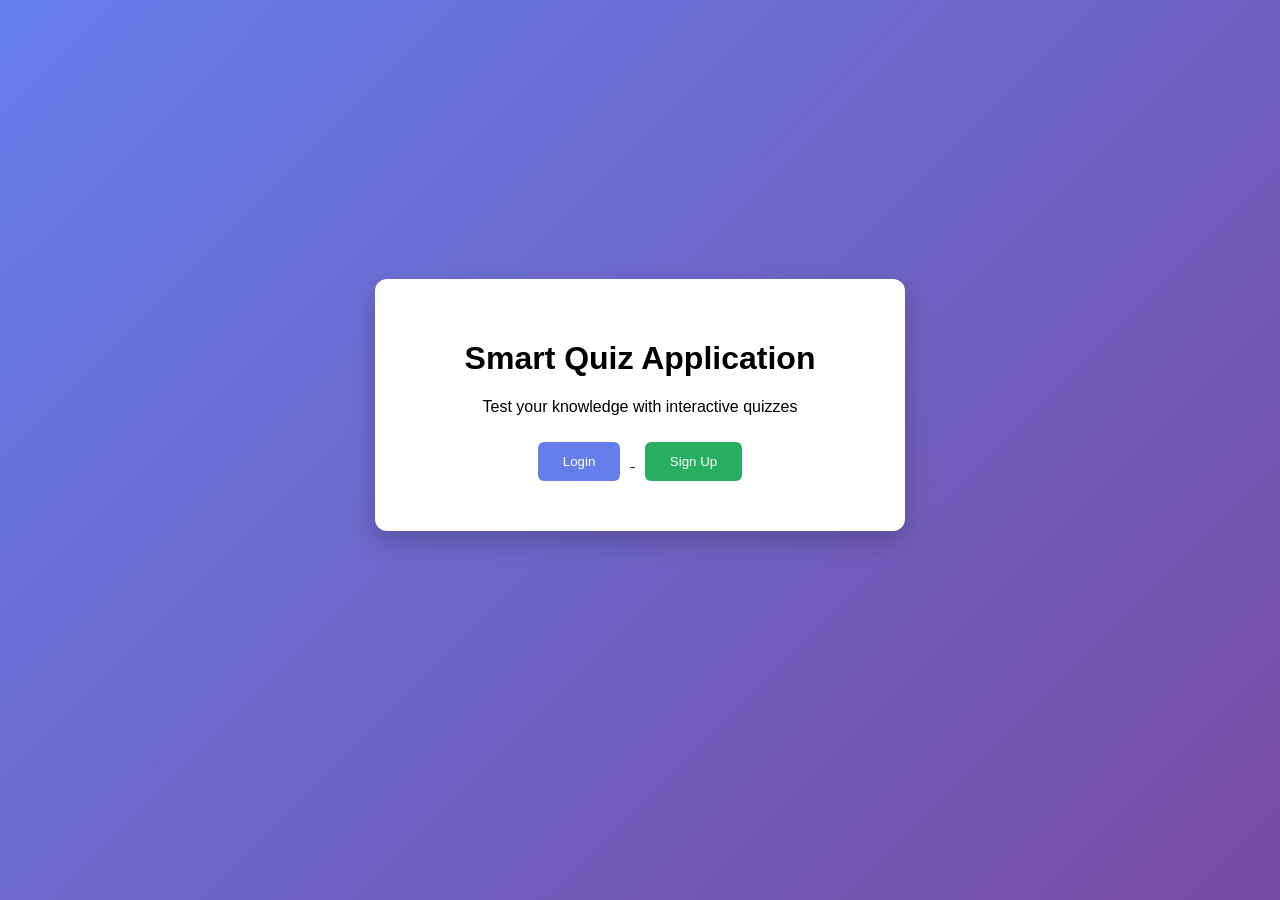
<file: index.html>
<!DOCTYPE html>
<html lang="en">
<head>
<title>Smart Quiz App</title>
<link rel="stylesheet" href="style.css">
</head>

<body>

<div class="container">

<div class="card">

<h1>Smart Quiz Application</h1>
<p>Test your knowledge with interactive quizzes</p>

<a href="login.html">
<button class="btn">Login</button>
</a>

<a href="signup.html">
<button class="btn secondary">Sign Up</button>
</a>

</div>

</div>
</body>
</html>
</file>
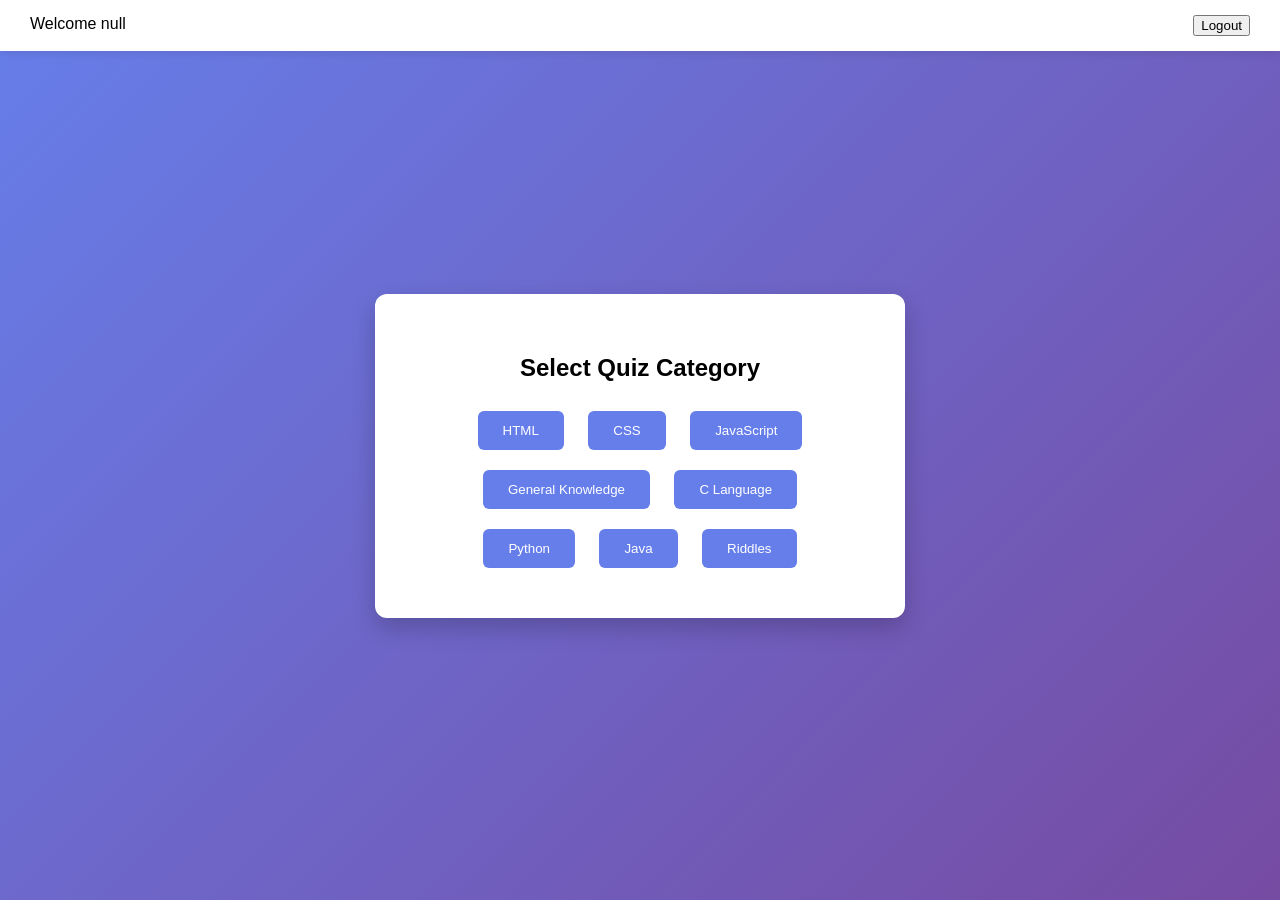
<file: category.html>
<!DOCTYPE html>
<html lang="en">
<head>
<title>Select Category</title>
<link rel="stylesheet" href="style.css">
</head>

<body>

<div class="topbar">
<span id="username"></span>
<button onclick="logout()">Logout</button>
</div>

<div class="container">

<div class="card">

<h2>Select Quiz Category</h2>

<button onclick="startQuiz('html')" class="btn">HTML</button>
<button onclick="startQuiz('css')" class="btn">CSS</button>
<button onclick="startQuiz('js')" class="btn">JavaScript</button>
<button onclick="selectCategory('gk')" class="btn">General Knowledge</button>
<button onclick="selectCategory('c')" class="btn">C Language</button>
<button onclick="selectCategory('python')" class="btn">Python</button>
<button onclick="selectCategory('java')" class="btn">Java</button>
<button onclick="selectCategory('riddles')" class="btn">Riddles</button>
</div>

</div>

<script src="script.js"></script>

<script>
document.getElementById("username").innerText =
"Welcome " + localStorage.getItem("activeUser");
</script>

</body>
</html>
</file>
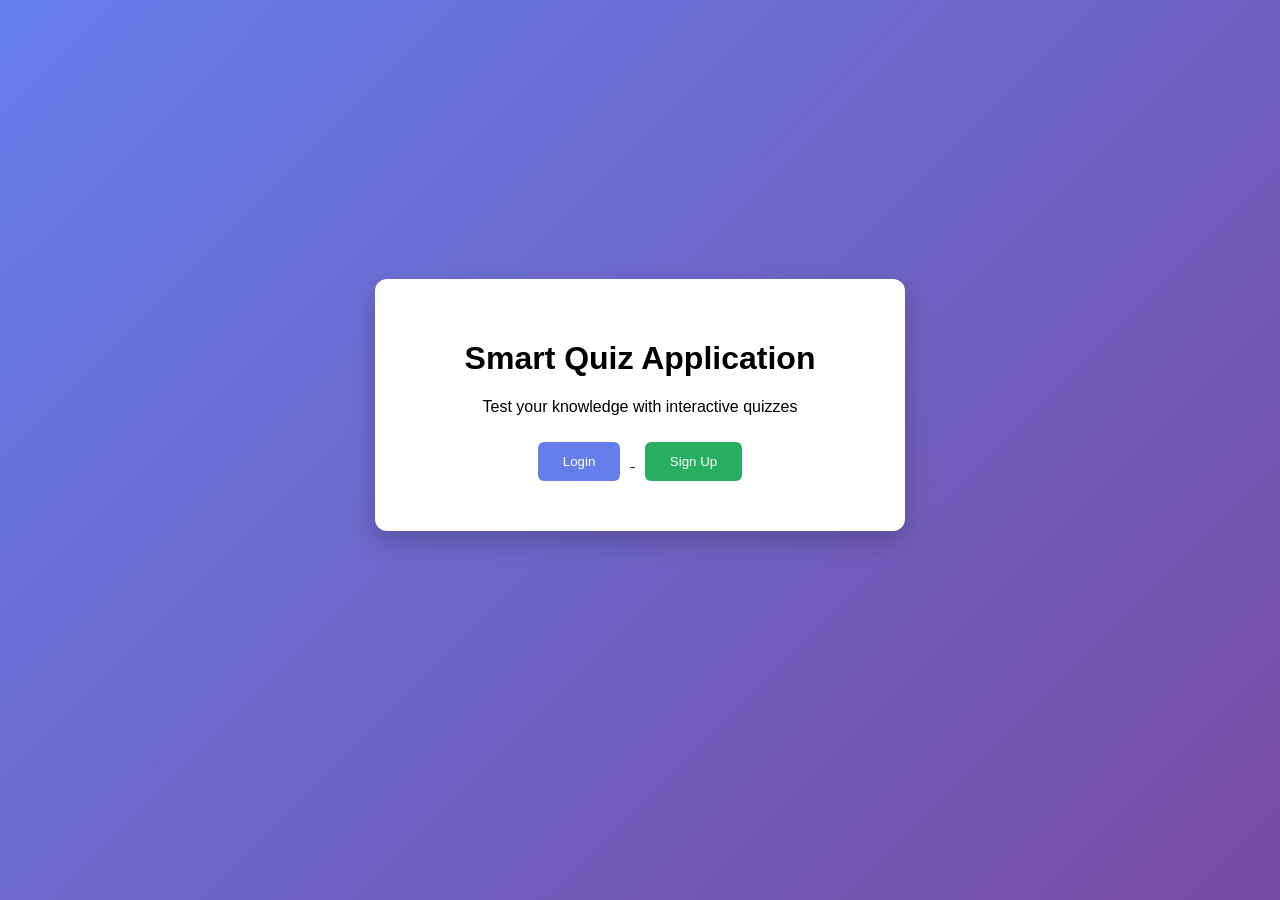
<file: home.html>
<!DOCTYPE html>
<html lang="en">
<head>
<title>Smart Quiz App</title>
<link rel="stylesheet" href="style.css">
</head>

<body>

<div class="container">

<div class="card">

<h1>Smart Quiz Application</h1>
<p>Test your knowledge with interactive quizzes</p>

<a href="login.html">
<button class="btn">Login</button>
</a>

<a href="signup.html">
<button class="btn secondary">Sign Up</button>
</a>

</div>

</div>
</body>
</html>
</file>
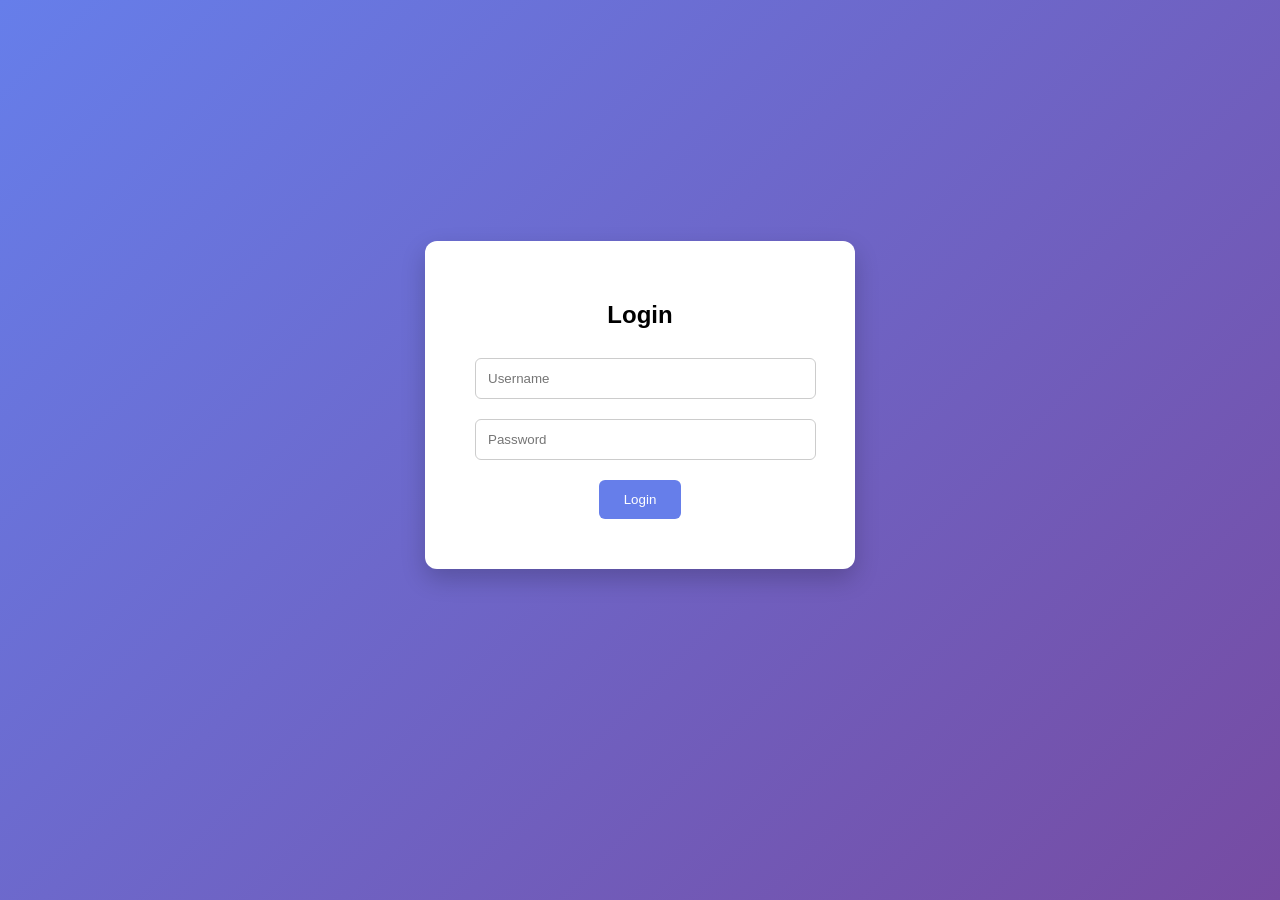
<file: login.html>
<!DOCTYPE html>
<html lang="en">
<head>
<title>Login</title>
<link rel="stylesheet" href="style.css">
</head>

<body>

<div class="container">

<div class="card small">

<h2>Login</h2>

<input id="user" placeholder="Username">
<input id="pass" type="password" placeholder="Password">

<button onclick="login()" class="btn">Login</button>

</div>

</div>

<script src="script.js"></script>

</body>
</html>
</file>
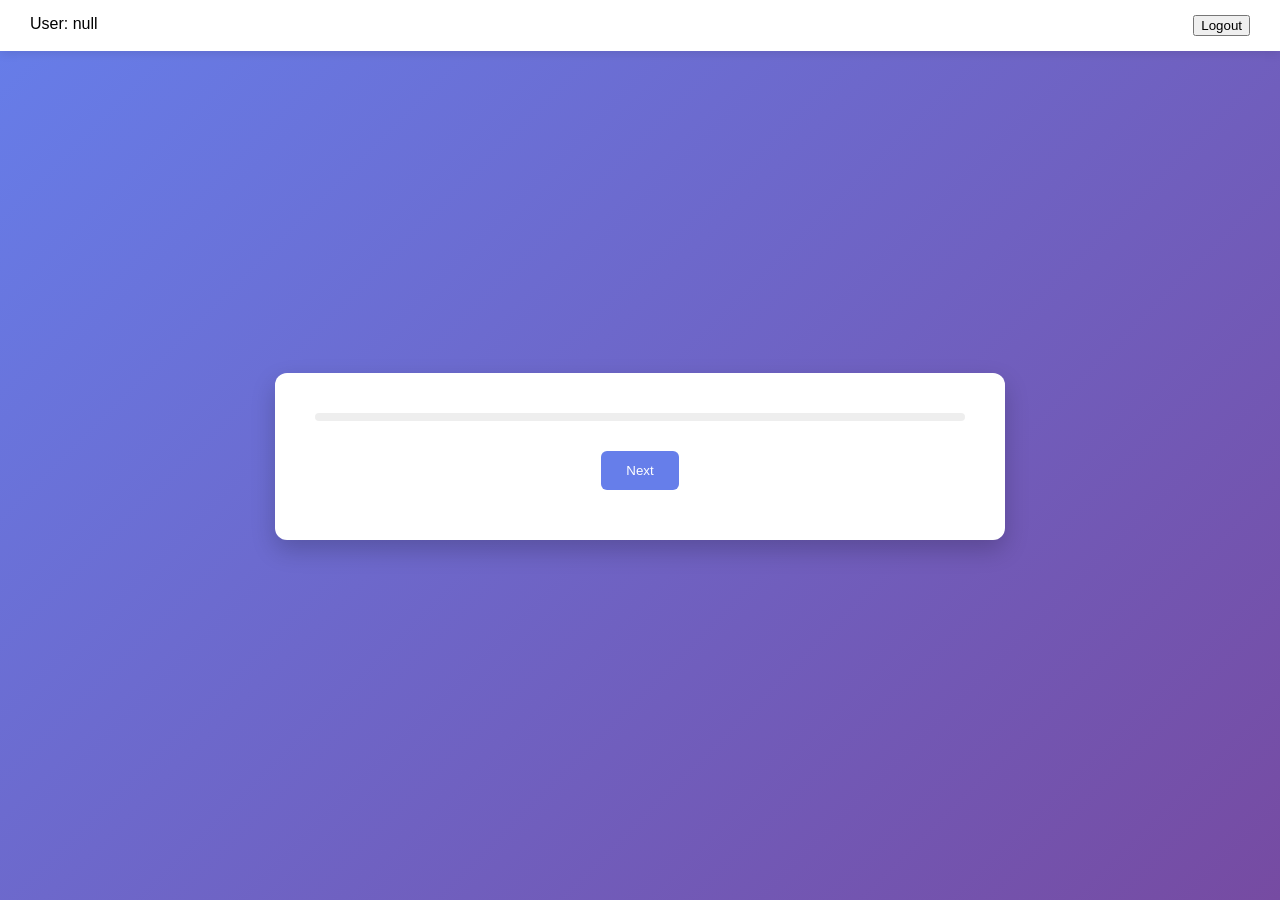
<file: quiz.html>
<!DOCTYPE html>
<html lang="en">
<head>
<title>Quiz</title>
<link rel="stylesheet" href="style.css">
</head>

<body>

<div class="topbar">
<span id="username"></span>
<span id="timer"></span>
<button onclick="logout()">Logout</button>
</div>

<div class="container">

<div class="card quizcard">

<div class="progress">
<div id="progressBar"></div>
</div>

<h3 id="qnumber"></h3>

<h2 id="question"></h2>

<div id="options"></div>

<button onclick="nextQuestion()" class="btn">Next</button>

</div>

</div>

<script src="script.js"></script>

<script>
initQuiz();
</script>

</body>
</html>
</file>
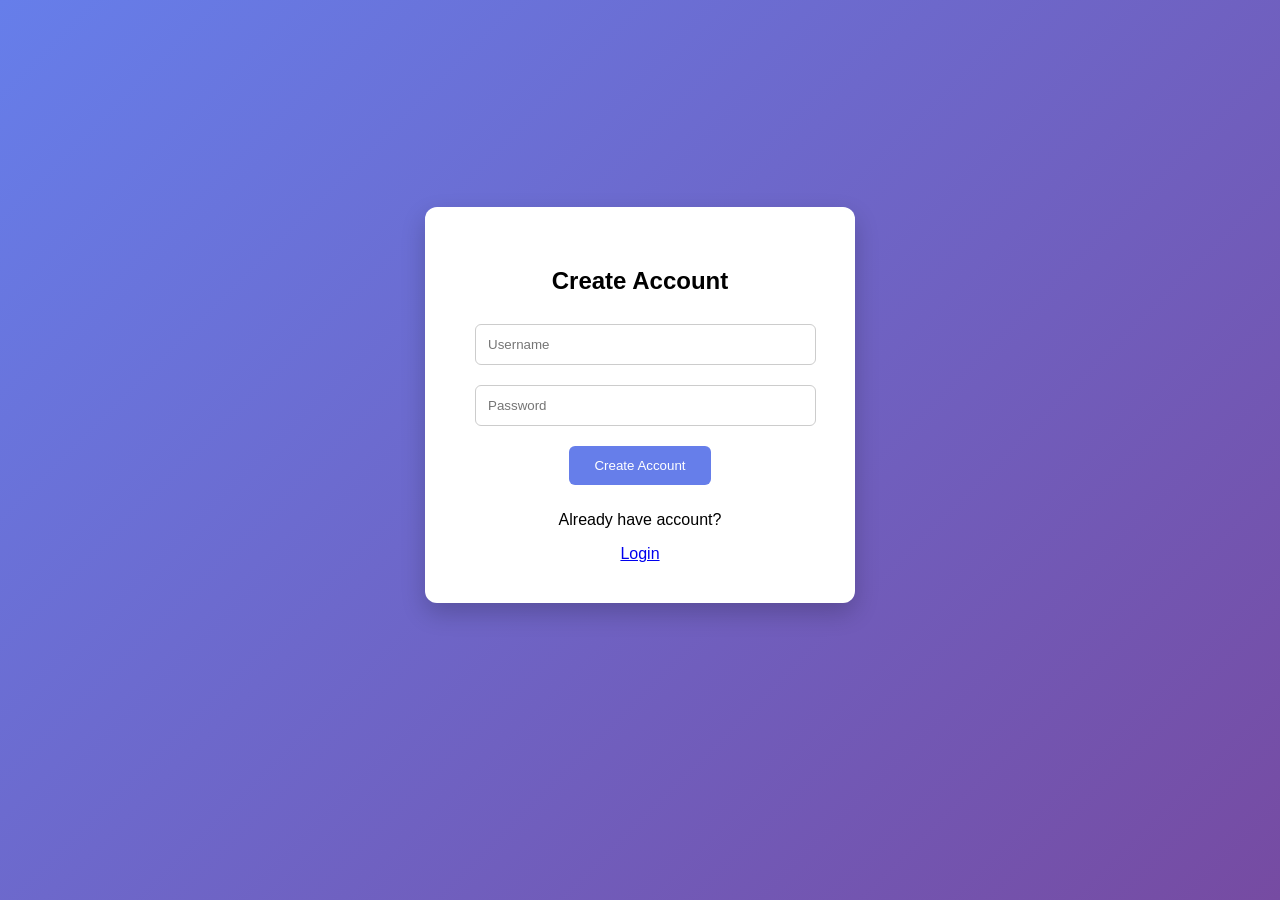
<file: signup.html>
<!DOCTYPE html>
<html lang="en">
<head>
<title>Sign Up</title>
<link rel="stylesheet" href="style.css">
</head>

<body>

<div class="container">

<div class="card small">

<h2>Create Account</h2>

<input id="newUser" placeholder="Username">
<input id="newPass" type="password" placeholder="Password">

<button onclick="signup()" class="btn">Create Account</button>

<p>Already have account?</p>
<a href="login.html">Login</a>

</div>

</div>

<script src="script.js"></script>

</body>
</html>
</file>
<file: style.css>
body{
margin:0;
font-family: "Segoe UI", Arial, sans-serif;
background:linear-gradient(135deg,#667eea,#764ba2);
height:100vh;
}

.container{
display:flex;
justify-content:center;
align-items:center;
height:90vh;
}

.card{
background:white;
padding:40px;
border-radius:12px;
box-shadow:0 10px 25px rgba(0,0,0,0.2);
text-align:center;
width:450px;
}

.quizcard{
width:650px;
}

.resultCard{
width:700px;
max-height:80vh;
overflow-y:auto;
}

.small{
width:350px;
}

input{
width:90%;
padding:12px;
margin:10px;
border-radius:6px;
border:1px solid #ccc;
}

.btn{
background:#667eea;
color:white;
padding:12px 25px;
border:none;
border-radius:6px;
cursor:pointer;
margin:10px;
}

.btn:hover{
background:#5563d6;
transform:scale(1.05);
}

.secondary{
background:#27ae60;
}

.topbar{
display:flex;
justify-content:space-between;
padding:15px 30px;
background:white;
box-shadow:0 2px 10px rgba(0,0,0,0.1);
}

.option{
background:#f2f2f2;
padding:12px;
margin:10px;
border-radius:6px;
cursor:pointer;
}

.option:hover{
background:#ddd;
}

.selected{
background:#c8e6c9;
}

.progress{
height:8px;
background:#eee;
border-radius:5px;
margin-bottom:20px;
}

#progressBar{
height:8px;
background:#667eea;
width:0%;
border-radius:5px;
}

.reviewBox{
text-align:left;
padding:15px;
border-bottom:1px solid #eee;
}

.correct{
color:green;
font-weight:bold;
}

.wrong{
color:red;
font-weight:bold;
}
#resultChart{
display:block;
margin:20px auto;
}
</file>
